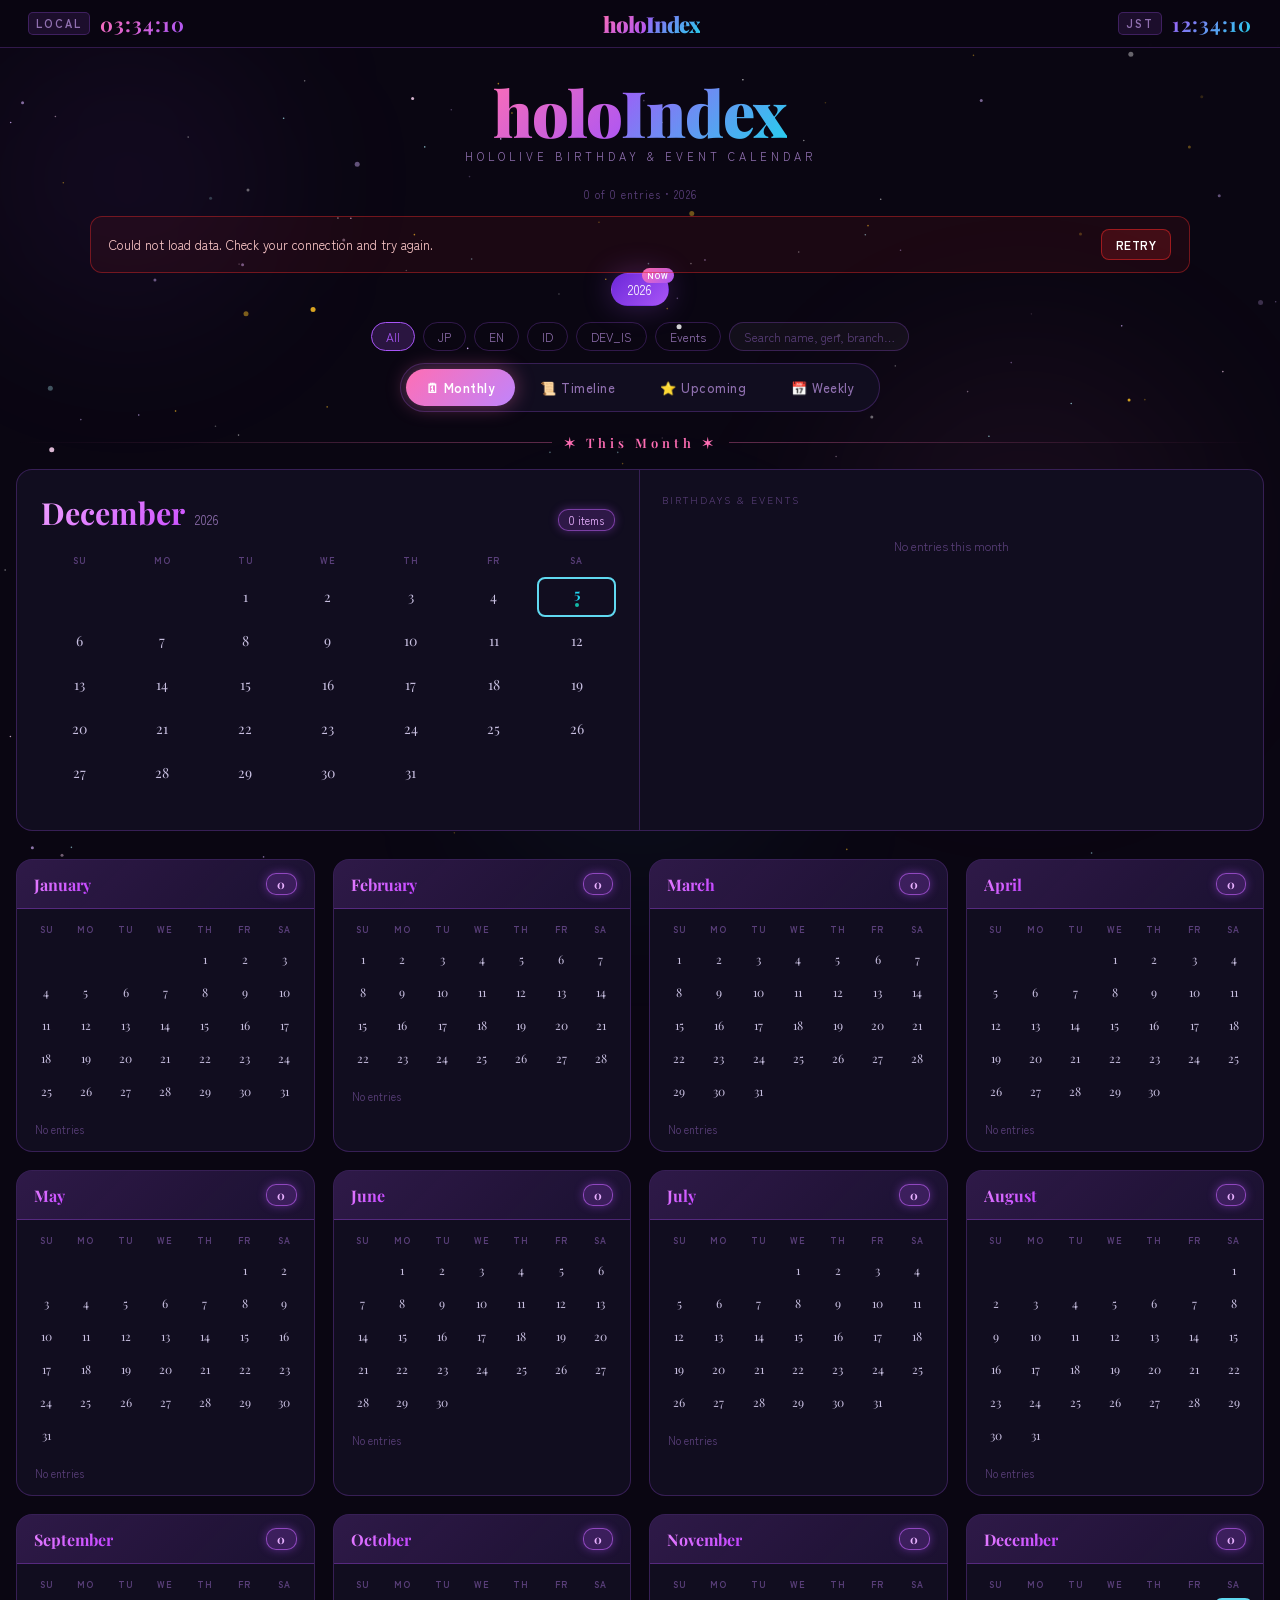
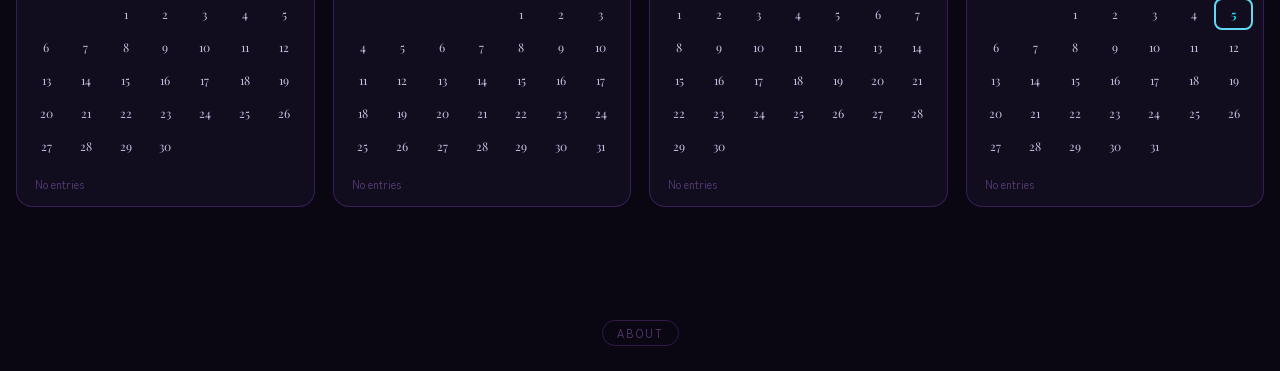
<file: index.html>
<!DOCTYPE html>
<html lang="en">
<head>
<meta charset="UTF-8">
<meta name="viewport" content="width=device-width, initial-scale=1.0">
<title>holoIndex — Hololive Birthday & Event Calendar</title>
<!-- PWA -->
<link rel="manifest" href="manifest.json">
<meta name="theme-color" content="#a855f7">
<meta name="apple-mobile-web-app-capable" content="yes">
<meta name="apple-mobile-web-app-status-bar-style" content="black-translucent">
<meta name="apple-mobile-web-app-title" content="holoIndex">
<link rel="icon" href="favicon.ico">
<link rel="apple-touch-icon" href="icons/icon-192.png">
<link rel="preconnect" href="https://fonts.googleapis.com">
<link rel="preconnect" href="https://fonts.gstatic.com" crossorigin>
<!-- Subsetted to only weights actually used; display=swap prevents render blocking -->
<link rel="preload" as="style" href="https://fonts.googleapis.com/css2?family=Playfair+Display:ital,wght@0,400;0,700;0,900;1,400&family=Zen+Kaku+Gothic+New:wght@400;500;700&display=swap" onload="this.onload=null;this.rel='stylesheet'">
<noscript><link href="https://fonts.googleapis.com/css2?family=Playfair+Display:ital,wght@0,400;0,700;0,900;1,400&family=Zen+Kaku+Gothic+New:wght@400;500;700&display=swap" rel="stylesheet"></noscript>
<link rel="stylesheet" href="styles.css">
<style>
/* ── PAGE-SPECIFIC STYLES (index.html) ── */

/* HEADER */
#header{position:relative;z-index:10;text-align:center;padding:32px 24px 16px;}
.logo{font-size:clamp(36px,6vw,64px);}
.logo-sub{font-family:'Zen Kaku Gothic New',sans-serif;font-size:11px;letter-spacing:4px;text-transform:uppercase;color:var(--text-dim);margin-top:4px;}

/* YEAR SWITCHER */
#year-switcher{position:relative;z-index:10;display:flex;gap:8px;justify-content:center;padding:0 16px 16px;flex-wrap:wrap;}
.year-btn{padding:6px 16px;border-radius:20px;border:1px solid var(--border);background:transparent;color:var(--text-dim);cursor:pointer;font-family:'Zen Kaku Gothic New',sans-serif;font-size:13px;transition:all 0.2s;position:relative;}
.year-btn:hover{border-color:var(--purple);color:var(--purple)}
.year-btn.active{background:linear-gradient(135deg,var(--purple-deep),var(--purple));border-color:transparent;color:white;box-shadow:var(--shadow-purple);}
.now-badge{position:absolute;top:-6px;right:-6px;background:linear-gradient(135deg,var(--pink),var(--purple));color:white;font-size:8px;font-weight:700;letter-spacing:1px;padding:2px 5px;border-radius:8px;text-transform:uppercase;}

/* FILTER BAR */
#filter-bar{position:relative;z-index:10;display:flex;gap:8px;align-items:center;padding:0 16px 12px;flex-wrap:wrap;justify-content:center;}
.filter-btn{padding:5px 14px;border-radius:16px;border:1px solid var(--border);background:transparent;color:var(--text-dim);cursor:pointer;font-family:'Zen Kaku Gothic New',sans-serif;font-size:12px;transition:all 0.2s;}
.filter-btn:hover{border-color:var(--purple);color:var(--purple)}
.filter-btn.active{background:rgba(168,85,247,0.2);border-color:var(--purple);color:var(--purple);}
.filter-btn.events-btn.active{background:rgba(203,213,225,0.12);border-color:var(--gold);color:var(--gold);}
#search-input{padding:5px 14px;border-radius:16px;border:1px solid var(--border);background:rgba(255,255,255,0.04);color:var(--text);font-family:inherit;font-size:12px;outline:none;transition:border-color 0.2s;width:180px;}
#search-input:focus{border-color:var(--purple)}
#search-input::placeholder{color:var(--text-muted)}

/* VIEW TABS */
#view-tabs{position:relative;z-index:10;display:flex;justify-content:center;padding:0 16px 22px;}
#view-tabs-inner{display:flex;gap:5px;background:var(--surface);border:1px solid var(--border);border-radius:50px;padding:5px;flex-wrap:wrap;}
.view-tab{background:transparent;border:none;color:var(--text-dim);cursor:pointer;font-family:'Zen Kaku Gothic New',sans-serif;font-size:13px;font-weight:500;padding:9px 20px;border-radius:40px;transition:all 0.3s;display:flex;align-items:center;gap:5px;letter-spacing:0.5px;}
.view-tab:hover:not(.active){color:var(--text);background:rgba(255,255,255,0.05);}
.view-tab.active{background:linear-gradient(135deg,var(--accent),var(--accent2));color:white;font-weight:700;box-shadow:0 0 20px var(--glow);}

/* MAIN */
#main{position:relative;z-index:10;max-width:1400px;margin:0 auto;padding:0 16px 40px;}
.view-pane{display:none}
.view-pane.active{display:block}

/* NEXT UP BANNER */
.next-up-banner{position:relative;background:var(--surface);border:1px solid var(--border-bright);border-radius:16px;padding:18px 24px;margin-bottom:20px;display:flex;align-items:center;gap:18px;overflow:hidden;cursor:pointer;transition:transform 0.25s,box-shadow 0.25s;}
.next-up-banner::before{content:'';position:absolute;inset:0;background:linear-gradient(135deg,rgba(168,85,247,0.08),rgba(255,110,180,0.06));pointer-events:none;}
.next-up-banner:hover{transform:translateY(-3px);box-shadow:0 16px 48px rgba(168,85,247,0.2);}
.next-up-banner.is-event-banner{border-color:rgba(203,213,225,0.45);}
.next-up-banner.is-event-banner::before{background:linear-gradient(135deg,rgba(203,213,225,0.07),rgba(148,163,184,0.04));}
.nub-label{font-size:10px;letter-spacing:2.5px;text-transform:uppercase;color:var(--text-dim);font-family:'Zen Kaku Gothic New',sans-serif;margin-bottom:4px;font-weight:700;text-align:center;}
.nub-avatar{flex-shrink:0;width:54px;height:54px;border-radius:50%;border:2px solid var(--border-bright);overflow:hidden;display:flex;align-items:center;justify-content:center;font-size:28px;background:var(--bg-deep);box-shadow:var(--shadow-purple);}
.nub-avatar img{width:100%;height:100%;object-fit:cover;}
.nub-info{flex:1;min-width:0;}
.nub-name{font-family:'Playfair Display',serif;font-size:1.25rem;font-weight:700;color:var(--text);white-space:nowrap;overflow:hidden;text-overflow:ellipsis;}
.nub-date{font-size:12px;color:var(--pink);font-weight:600;margin-top:2px;}
.nub-countdown{display:flex;gap:10px;align-items:center;flex-shrink:0;}
.nub-countdown-unit{display:flex;flex-direction:column;align-items:center;background:rgba(168,85,247,0.12);border:1px solid rgba(168,85,247,0.3);border-radius:10px;padding:8px 12px;min-width:52px;}
.nub-countdown-unit.gold-unit{background:rgba(203,213,225,0.08);border-color:rgba(203,213,225,0.3);}
.nub-num{font-family:'Playfair Display',serif;font-size:1.5rem;font-weight:700;background:linear-gradient(135deg,var(--pink),var(--purple));-webkit-background-clip:text;-webkit-text-fill-color:transparent;background-clip:text;line-height:1;}
.nub-num.gold-num{background:linear-gradient(135deg,#f1f5f9,#94a3b8);-webkit-background-clip:text;-webkit-text-fill-color:transparent;background-clip:text;}
.nub-lbl{font-size:9px;letter-spacing:1.5px;text-transform:uppercase;color:var(--text-muted);margin-top:3px;font-weight:700;}
.nub-today{font-family:'Playfair Display',serif;font-size:1.4rem;font-weight:700;}
.nub-arrow{font-size:20px;color:var(--text-muted);flex-shrink:0;transition:color 0.2s;}
.next-up-banner:hover .nub-arrow{color:var(--purple);}
@media(max-width:600px){.nub-countdown{gap:6px;}.nub-countdown-unit{padding:6px 8px;min-width:42px;}.nub-num{font-size:1.2rem;}.next-up-banner{gap:12px;padding:14px 16px;}}

.this-month-divider{text-align:center;margin-bottom:18px;font-family:'Playfair Display',serif;font-size:13px;font-weight:600;letter-spacing:4px;color:var(--pink);display:flex;align-items:center;gap:12px;}
.this-month-divider::before,.this-month-divider::after{content:'';flex:1;height:1px;background:linear-gradient(90deg,transparent,rgba(255,110,180,0.35));}
.this-month-divider::after{background:linear-gradient(90deg,rgba(255,110,180,0.35),transparent);}

.this-month-panel{background:var(--surface);border:1px solid var(--border);border-radius:16px;overflow:hidden;margin-bottom:28px;transition:transform 0.3s,box-shadow 0.3s;}
.this-month-panel:hover{transform:translateY(-4px);box-shadow:0 20px 60px rgba(192,132,252,0.15);}
.this-month-inner{display:grid;grid-template-columns:1fr 1fr;min-height:360px;}
@media(max-width:800px){.this-month-inner{grid-template-columns:1fr;}}
.this-month-cal{padding:22px 24px;border-right:1px solid var(--border);}
@media(max-width:800px){.this-month-cal{border-right:none;border-bottom:1px solid var(--border);}}
.this-month-cal-header{display:flex;align-items:baseline;gap:10px;margin-bottom:18px;flex-wrap:wrap;}
.this-month-cal-title{font-family:'Playfair Display',serif;font-size:1.9rem;font-weight:700;background:linear-gradient(135deg,#f0a0ff,#cc50ff);-webkit-background-clip:text;-webkit-text-fill-color:transparent;background-clip:text;}
.this-month-cal-year{font-size:13px;color:var(--text-dim);}
.this-month-cal-count{margin-left:auto;font-size:11px;color:#e8b0ff;background:rgba(180,80,255,0.18);border:1px solid rgba(200,100,255,0.5);padding:2px 10px;border-radius:10px;box-shadow:0 0 10px rgba(180,80,255,0.35);}
.this-month-list{padding:22px 22px;overflow-y:auto;max-height:500px;display:flex;flex-direction:column;gap:8px;}
.this-month-list::-webkit-scrollbar{width:4px}
.this-month-list::-webkit-scrollbar-track{background:transparent}
.this-month-list::-webkit-scrollbar-thumb{background:var(--purple);border-radius:2px}
.this-month-list-header{font-size:10px;letter-spacing:2px;text-transform:uppercase;color:var(--text-muted);margin-bottom:2px;flex-shrink:0;}

/* Shared entry row style */
.bday-row-item{display:flex;align-items:center;gap:10px;padding:8px 11px;background:var(--surface2);border-radius:10px;border:1px solid var(--border);cursor:pointer;transition:all 0.2s;font-size:13px;}
.bday-row-item:hover{border-color:var(--accent2);background:rgba(192,132,252,0.08);}
.bday-row-item.is-event{background:rgba(203,213,225,0.04);border-color:rgba(203,213,225,0.18);}
.bday-row-item.is-event:hover{border-color:rgba(203,213,225,0.4);background:rgba(203,213,225,0.08);}
.bday-row-item.is-debut{background:rgba(34,211,238,0.05);border-color:rgba(34,211,238,0.2);}
.bday-row-item.is-debut:hover{border-color:rgba(34,211,238,0.5);background:rgba(34,211,238,0.1);}
.bday-row-item.is-both{background:linear-gradient(135deg,rgba(255,110,180,0.07),rgba(34,211,238,0.07));border-color:rgba(160,200,230,0.35);}
.bday-row-item.is-both:hover{border-color:rgba(160,200,230,0.7);background:linear-gradient(135deg,rgba(255,110,180,0.12),rgba(34,211,238,0.12));}
.bday-name.both-name{color:transparent !important;}
.bday-name.debut-name{color:#a8eefc;}
.bday-countdown.cyan{color:var(--cyan);}
.bday-day-badge{flex-shrink:0;min-width:32px;height:32px;border-radius:8px;display:flex;align-items:center;justify-content:center;font-family:'Playfair Display',serif;font-size:13px;font-weight:700;background:linear-gradient(135deg,var(--accent),var(--accent2));color:white;box-shadow:0 2px 6px rgba(0,0,0,0.4);}
.bday-day-badge.gold{background:linear-gradient(135deg,#334155,#94a3b8);color:#f1f5f9;}
.bday-day-badge.cyan{background:linear-gradient(135deg,var(--teal),var(--cyan));color:#fff;}
.bday-day-badge.pink-cyan{background:linear-gradient(135deg,var(--accent),var(--cyan));color:#fff;}
.bday-avatar{flex-shrink:0;width:32px;height:32px;border-radius:50%;border:2px solid rgba(168,85,247,0.5);overflow:hidden;display:flex;align-items:center;justify-content:center;font-size:15px;background:var(--bg-deep);box-shadow:0 2px 6px rgba(0,0,0,0.4);}
.bday-avatar img{width:100%;height:100%;object-fit:cover}
.bday-name{font-weight:700;white-space:nowrap;overflow:hidden;text-overflow:ellipsis;color:var(--text);min-width:0;}
.bday-name.both-name{background:linear-gradient(90deg,var(--pink),var(--cyan));-webkit-background-clip:text;-webkit-text-fill-color:transparent;background-clip:text;color:transparent;}
.bday-name.event-name{color:var(--gold-light);}
.bday-gen{font-size:11px;color:var(--text-muted);white-space:nowrap;overflow:hidden;text-overflow:ellipsis;min-width:0;}
.bday-info{flex:1;min-width:0;display:flex;align-items:center;gap:6px;overflow:hidden;}
.bday-countdown{flex-shrink:0;font-family:'Playfair Display',serif;font-size:11px;font-weight:700;color:var(--accent);white-space:nowrap;}
.bday-countdown.gold{color:var(--gold);}
.bday-countdown.teal{color:var(--teal);}
.bday-countdown.past{color:var(--text-muted);font-weight:400;}
.bday-countdown.both{background:linear-gradient(90deg,var(--pink),var(--cyan)) !important;-webkit-background-clip:text !important;-webkit-text-fill-color:transparent !important;background-clip:text !important;}

/* 12-MONTH GRID */
.months-grid{display:grid;grid-template-columns:repeat(auto-fill,minmax(290px,1fr));gap:18px;padding-bottom:60px;}
.month-card{background:var(--surface);border:1px solid var(--border);border-radius:16px;overflow:hidden;transition:transform 0.3s,box-shadow 0.3s;}
.month-card:hover{transform:translateY(-4px);box-shadow:0 20px 60px rgba(192,132,252,0.15);}
.month-card-header{padding:13px 17px;background:linear-gradient(135deg,rgba(180,80,255,0.18),rgba(140,60,255,0.08));border-bottom:1px solid rgba(180,80,255,0.3);display:flex;justify-content:space-between;align-items:center;}
.month-card-name{font-family:'Playfair Display',serif;font-size:16px;font-weight:700;background:linear-gradient(135deg,#e580ff,#c040ff);-webkit-background-clip:text;-webkit-text-fill-color:transparent;background-clip:text;}
.month-card-count{font-size:12px;font-weight:700;font-family:'Playfair Display',serif;color:#e8b0ff;background:rgba(180,80,255,0.2);border:1px solid rgba(200,100,255,0.6);padding:2px 10px;border-radius:10px;letter-spacing:0.5px;box-shadow:0 0 10px rgba(180,80,255,0.4);}
.month-card-cal{padding:11px;}
.month-entries{display:flex;flex-direction:column;gap:6px;padding:0 10px 10px;max-height:240px;overflow-y:auto;}
.month-entries::-webkit-scrollbar{width:3px}
.month-entries::-webkit-scrollbar-thumb{background:var(--border-bright);border-radius:2px}

/* MINI CALENDAR */
.mini-cal{width:100%}
.mini-cal-grid{display:grid;grid-template-columns:repeat(7,1fr);gap:3px;}
.mini-cal-grid.large-grid{gap:6px;}
.mini-cal-day-label{text-align:center;font-size:9px;color:var(--text-muted);padding:3px 2px 5px;font-weight:700;letter-spacing:1px;text-transform:uppercase;}
.mini-cal-cell{text-align:center;font-size:12px;padding:5px 2px;border-radius:7px;cursor:default;position:relative;font-family:'Playfair Display',serif;color:#c8bfe0;min-height:30px;display:flex;flex-direction:column;align-items:center;justify-content:center;line-height:1;transition:all 0.2s;}
.mini-cal-cell.large{font-size:14px;min-height:38px;}
.mini-cal-cell.has-birthday{background:linear-gradient(135deg,rgba(255,110,180,0.9),rgba(192,132,252,0.8));border:1px solid rgba(255,110,180,0.95);color:#fff;font-weight:700;cursor:pointer;box-shadow:0 0 10px rgba(255,110,180,0.55),inset 0 1px 0 rgba(255,255,255,0.25);text-shadow:0 1px 3px rgba(0,0,0,0.4);}
.mini-cal-cell.has-birthday:hover{background:linear-gradient(135deg,rgba(255,110,180,1),rgba(192,132,252,0.95));transform:scale(1.12);z-index:2;box-shadow:0 0 18px rgba(255,110,180,0.75);}
.mini-cal-cell.has-event{color:#0f172a;background:linear-gradient(135deg,rgba(241,245,249,0.95),rgba(203,213,225,0.85));font-weight:700;cursor:pointer;border:1px solid rgba(241,245,249,0.99);box-shadow:0 0 10px rgba(203,213,225,0.4),inset 0 1px 0 rgba(255,255,255,0.5);text-shadow:0 1px 2px rgba(0,0,0,0.15);}
.mini-cal-cell.has-event:hover{background:linear-gradient(135deg,rgba(241,245,249,1),rgba(203,213,225,0.95));transform:scale(1.12);z-index:2;box-shadow:0 0 18px rgba(203,213,225,0.6);}
.mini-cal-cell.has-birthday.has-event{background:linear-gradient(135deg,rgba(255,110,180,0.9),rgba(192,132,252,0.8));border:2px solid rgba(241,245,249,0.95);color:#fff;font-weight:700;cursor:pointer;box-shadow:0 0 10px rgba(255,110,180,0.55),0 0 8px rgba(203,213,225,0.4),inset 0 1px 0 rgba(255,255,255,0.25);text-shadow:0 1px 3px rgba(0,0,0,0.4);}
.mini-cal-cell.has-birthday.has-event:hover{background:linear-gradient(135deg,rgba(255,110,180,1),rgba(192,132,252,0.95));transform:scale(1.12);z-index:2;box-shadow:0 0 18px rgba(255,110,180,0.75),0 0 12px rgba(203,213,225,0.5);}
.mini-cal-cell.has-debut{background:linear-gradient(135deg,rgba(34,211,238,0.9),rgba(20,184,166,0.8));border:1px solid rgba(34,211,238,0.95);color:#fff;font-weight:700;cursor:pointer;box-shadow:0 0 10px rgba(34,211,238,0.55),inset 0 1px 0 rgba(255,255,255,0.25);text-shadow:0 1px 3px rgba(0,0,0,0.4);}
.mini-cal-cell.has-debut:hover{background:linear-gradient(135deg,rgba(34,211,238,1),rgba(20,184,166,0.95));transform:scale(1.12);z-index:2;box-shadow:0 0 18px rgba(34,211,238,0.75);}
.mini-cal-cell.has-birthday.has-debut{background:linear-gradient(135deg,rgba(255,110,180,0.9) 0%,rgba(200,100,220,0.75) 50%,rgba(34,211,238,0.9) 100%);border:1px solid rgba(200,160,240,0.95);color:#fff;font-weight:700;box-shadow:0 0 10px rgba(255,110,180,0.45),0 0 8px rgba(34,211,238,0.4),inset 0 1px 0 rgba(255,255,255,0.25);text-shadow:0 1px 3px rgba(0,0,0,0.5);}
.mini-cal-cell.has-birthday.has-debut:hover{background:linear-gradient(135deg,rgba(255,110,180,1) 0%,rgba(200,100,220,0.9) 50%,rgba(34,211,238,1) 100%);transform:scale(1.12);z-index:2;box-shadow:0 0 16px rgba(255,110,180,0.65),0 0 12px rgba(34,211,238,0.55);}
.mini-cal-cell.has-event.has-debut{background:linear-gradient(135deg,rgba(34,211,238,0.9),rgba(20,184,166,0.8));border:2px solid rgba(241,245,249,0.95);color:#fff;font-weight:700;cursor:pointer;box-shadow:0 0 10px rgba(34,211,238,0.55),0 0 8px rgba(203,213,225,0.4),inset 0 1px 0 rgba(255,255,255,0.25);text-shadow:0 1px 3px rgba(0,0,0,0.4);}
.mini-cal-cell.has-event.has-debut:hover{background:linear-gradient(135deg,rgba(34,211,238,1),rgba(20,184,166,0.95));transform:scale(1.12);z-index:2;box-shadow:0 0 18px rgba(34,211,238,0.75),0 0 12px rgba(203,213,225,0.5);}
.mini-cal-cell.has-birthday.has-event.has-debut{background:linear-gradient(135deg,rgba(255,110,180,0.9) 0%,rgba(200,100,220,0.75) 50%,rgba(34,211,238,0.9) 100%);border:2px solid rgba(241,245,249,0.95);color:#fff;font-weight:700;box-shadow:0 0 12px rgba(255,110,180,0.45),0 0 10px rgba(203,213,225,0.4),0 0 8px rgba(34,211,238,0.4),inset 0 1px 0 rgba(255,255,255,0.25);text-shadow:0 1px 3px rgba(0,0,0,0.5);}
.mini-cal-cell.has-birthday.has-event.has-debut:hover{background:linear-gradient(135deg,rgba(255,110,180,1) 0%,rgba(200,100,220,0.9) 50%,rgba(34,211,238,1) 100%);transform:scale(1.12);z-index:2;box-shadow:0 0 18px rgba(255,110,180,0.65),0 0 16px rgba(203,213,225,0.5),0 0 12px rgba(34,211,238,0.55);}
.mini-cal-cell.today{outline:2px solid var(--accent3);outline-offset:-1px;color:var(--cyan);font-weight:700;}
.mini-cal-cell.has-birthday.has-event.has-debut.today{outline:none;box-shadow:0 0 0 2px rgba(34,211,238,0.8),0 0 12px rgba(255,110,180,0.45),0 0 10px rgba(203,213,225,0.4),0 0 8px rgba(34,211,238,0.4),inset 0 1px 0 rgba(255,255,255,0.25);}
.mini-cal-cell .today-dot{width:4px;height:4px;border-radius:50%;background:var(--teal);margin-top:2px;flex-shrink:0;}

/* TIMELINE */
.timeline-month{margin-bottom:36px}
.timeline-month-title{font-family:'Playfair Display',serif;font-size:22px;font-weight:700;color:var(--text);margin-bottom:14px;padding-bottom:8px;border-bottom:1px solid var(--border);display:flex;align-items:center;gap:8px;}
.timeline-month-title::before{content:'';width:5px;height:22px;border-radius:2px;background:linear-gradient(var(--pink),var(--purple));display:inline-block;}
.timeline-scroll{display:flex;gap:14px;overflow-x:auto;padding-bottom:10px;}
.timeline-scroll::-webkit-scrollbar{height:5px}
.timeline-scroll::-webkit-scrollbar-track{background:transparent}
.timeline-scroll::-webkit-scrollbar-thumb{background:var(--border-bright);border-radius:2px}
.timeline-card{flex:0 0 auto;width:175px;background:rgba(17,13,31,0.95);border:1px solid var(--border);border-radius:14px;padding:16px 13px;text-align:center;cursor:pointer;transition:border-color 0.2s,transform 0.2s,box-shadow 0.2s;}
.timeline-card:hover{border-color:var(--border-bright);transform:translateY(-2px);box-shadow:var(--shadow-purple)}
.timeline-card.event-card{border-color:rgba(203,213,225,0.3)}
.timeline-card.event-card:hover{border-color:var(--gold);box-shadow:var(--shadow-gold)}
.tl-date-circle{width:52px;height:52px;border-radius:50%;margin:0 auto 10px;background:linear-gradient(135deg,var(--purple-deep),var(--purple));display:flex;align-items:center;justify-content:center;font-family:'Playfair Display',serif;font-size:20px;font-weight:700;color:white;box-shadow:var(--shadow-purple);}
.timeline-card.event-card .tl-date-circle{background:linear-gradient(135deg,#334155,#94a3b8);color:#f1f5f9;box-shadow:var(--shadow-gold);}
.timeline-card.both-card{border-color:rgba(160,200,230,0.35);}
.timeline-card.both-card:hover{border-color:rgba(160,200,230,0.7);box-shadow:0 0 12px rgba(160,200,230,0.3);}
.timeline-card.both-card .tl-date-circle{background:linear-gradient(135deg,var(--accent),var(--cyan));}
.timeline-card.both-card .tl-name{background:linear-gradient(90deg,var(--pink),var(--cyan));-webkit-background-clip:text;-webkit-text-fill-color:transparent;background-clip:text;}
.tl-name.both-name{background:linear-gradient(90deg,var(--pink),var(--cyan));-webkit-background-clip:text;-webkit-text-fill-color:transparent;background-clip:text;}
.timeline-card.both-card .tl-gen-badge{background:linear-gradient(135deg,rgba(255,110,180,0.15),rgba(34,211,238,0.15));color:var(--cyan);border-color:rgba(160,200,230,0.3);}
.timeline-card.debut-card{border-color:rgba(34,211,238,0.3);}
.timeline-card.debut-card:hover{border-color:var(--cyan);box-shadow:0 0 12px rgba(34,211,238,0.3);}
.timeline-card.debut-card .tl-date-circle{background:linear-gradient(135deg,var(--teal),var(--cyan));box-shadow:0 0 10px rgba(34,211,238,0.4);}
.timeline-card.debut-card .tl-gen-badge{background:rgba(34,211,238,0.15);color:var(--cyan);border-color:rgba(34,211,238,0.3);}
.upcoming-item.both-item{border-color:rgba(160,200,230,0.35);}
.upcoming-item.both-item:hover{border-color:rgba(160,200,230,0.7);background:linear-gradient(135deg,rgba(255,110,180,0.05),rgba(34,211,238,0.05));}
.upcoming-item.debut-item{border-color:rgba(34,211,238,0.2);}
.upcoming-item.debut-item:hover{border-color:var(--cyan);background:rgba(34,211,238,0.05);}
.up-time.cyan{color:var(--cyan);}
.week-chip.both-chip{background:linear-gradient(135deg,rgba(255,110,180,0.1),rgba(34,211,238,0.1));border-color:rgba(160,200,230,0.3);}
.week-chip.both-chip:hover{background:linear-gradient(135deg,rgba(255,110,180,0.2),rgba(34,211,238,0.2));}
.chip-name.both{background:linear-gradient(90deg,var(--pink),var(--cyan));-webkit-background-clip:text;-webkit-text-fill-color:transparent;background-clip:text;}
.week-chip.debut-chip{background:rgba(34,211,238,0.1);border-color:rgba(34,211,238,0.25);}
.week-chip.debut-chip:hover{background:rgba(34,211,238,0.2);}
.chip-name.cyan{color:var(--cyan);}
.tl-avatar{width:66px;height:66px;border-radius:50%;margin:0 auto 8px;border:2px solid var(--border-bright);overflow:hidden;display:flex;align-items:center;justify-content:center;font-size:30px;background:var(--bg-card);}
.tl-avatar img{width:100%;height:100%;object-fit:cover}
.tl-name{font-size:13px;font-weight:600;color:var(--text);white-space:nowrap;overflow:hidden;text-overflow:ellipsis;margin-bottom:5px;}
.tl-gen-badge{display:inline-block;font-size:11px;padding:3px 8px;border-radius:8px;background:rgba(168,85,247,0.2);color:var(--purple);border:1px solid rgba(168,85,247,0.3);letter-spacing:0.5px;}
.timeline-card.event-card .tl-gen-badge{background:rgba(203,213,225,0.12);color:var(--gold);border-color:rgba(203,213,225,0.3);}

/* UPCOMING */
.upcoming-next{background:rgba(20,10,40,0.85);border:1px solid var(--border-bright);border-radius:20px;padding:28px;margin-bottom:24px;box-shadow:var(--shadow-purple);display:flex;align-items:center;gap:28px;flex-wrap:wrap;justify-content:center;}
.upcoming-avatar{width:120px;height:120px;border-radius:50%;border:3px solid var(--pink);overflow:hidden;display:flex;align-items:center;justify-content:center;font-size:52px;background:var(--bg-card);box-shadow:var(--shadow-pink);}
.upcoming-avatar img{width:100%;height:100%;object-fit:cover}
.upcoming-info{text-align:center}
.upcoming-label{font-size:12px;letter-spacing:3px;text-transform:uppercase;color:var(--text-dim);margin-bottom:4px;}
.upcoming-name{font-family:'Playfair Display',serif;font-size:clamp(20px,5vw,32px);font-weight:700;color:var(--text);margin-bottom:4px;}
.upcoming-date{font-family:'Playfair Display',serif;font-size:clamp(14px,3vw,19px);color:var(--pink);margin-bottom:12px;}
.upcoming-countdown{display:flex;gap:16px;justify-content:center;flex-wrap:wrap;}
.countdown-unit{text-align:center}
.countdown-num{font-family:'Playfair Display',serif;font-size:clamp(40px,10vw,72px);font-weight:900;background:linear-gradient(160deg,#e0f7ff 0%,#7dd3fc 50%,#bfdbfe 100%);-webkit-background-clip:text;-webkit-text-fill-color:transparent;background-clip:text;line-height:1;display:block;}
.countdown-lbl{font-size:11px;letter-spacing:2px;text-transform:uppercase;color:var(--text-dim);font-weight:500;}
.today-badge{font-family:'Playfair Display',serif;font-size:28px;font-weight:700;color:var(--teal);letter-spacing:2px;}
.upcoming-list{display:flex;flex-direction:column;gap:10px;}
.upcoming-item{background:rgba(20,10,40,0.75);border:1px solid var(--border);border-radius:12px;padding:14px 18px;display:flex;align-items:center;gap:14px;cursor:pointer;transition:border-color 0.2s,background 0.2s;content-visibility:auto;contain-intrinsic-size:0 68px;}
.upcoming-item:hover{border-color:var(--border-bright);background:rgba(168,85,247,0.07)}
.upcoming-item.event-item{border-color:rgba(203,213,225,0.2)}
.upcoming-item.event-item:hover{border-color:var(--gold)}
.up-avatar{width:48px;height:48px;border-radius:50%;border:2px solid var(--border-bright);overflow:hidden;display:flex;align-items:center;justify-content:center;font-size:24px;background:var(--bg-card);flex-shrink:0;}
.up-avatar img{width:100%;height:100%;object-fit:cover}
.up-info{flex:1;min-width:0}
.up-name{font-size:16px;font-weight:600;color:var(--text)}
.up-name.both{background:linear-gradient(90deg,var(--pink),var(--cyan)) !important;-webkit-background-clip:text !important;-webkit-text-fill-color:transparent !important;background-clip:text !important;color:transparent !important;}
.up-sub{font-size:13px;color:var(--text-dim);margin-top:2px}
.up-time{font-family:'Playfair Display',serif;font-size:16px;color:var(--pink);font-weight:600;white-space:nowrap;}
.up-time.gold{color:var(--gold)}.up-time.teal{color:var(--teal)}.up-time.muted{color:var(--text-muted)}

/* WEEKLY */
.week-nav{display:flex;align-items:center;justify-content:center;gap:16px;margin-bottom:18px;}
.week-nav-btn{background:transparent;border:1px solid var(--border);color:var(--text-dim);border-radius:8px;padding:8px 18px;cursor:pointer;font-family:inherit;font-size:15px;transition:all 0.2s;}
.week-nav-btn:hover{border-color:var(--purple);color:var(--purple)}
.week-range{font-family:'Playfair Display',serif;font-size:clamp(14px,3vw,19px);color:var(--text);font-weight:600;min-width:min(260px,40vw);text-align:center;}
.week-grid-scroll{overflow-x:auto;padding-bottom:8px;}
.week-grid-scroll::-webkit-scrollbar{height:5px}
.week-grid-scroll::-webkit-scrollbar-track{background:transparent}
.week-grid-scroll::-webkit-scrollbar-thumb{background:var(--border-bright);border-radius:2px}
.week-grid{display:grid;grid-template-columns:repeat(7,minmax(120px,1fr));gap:10px;min-width:700px;}
.week-day-col{background:var(--bg-glass);border:1px solid var(--border);border-radius:14px;padding:14px 10px;min-height:200px;backdrop-filter:blur(6px);transition:border-color 0.2s;}
.week-day-col.today-col{border-color:var(--teal);box-shadow:0 0 14px rgba(20,184,166,0.2);}
.week-day-header{font-family:'Playfair Display',serif;font-size:15px;text-align:center;margin-bottom:10px;padding-bottom:7px;border-bottom:1px solid var(--border);}
.week-day-name{color:var(--text-dim);font-size:13px;text-transform:uppercase;letter-spacing:1px;display:block}
.week-day-num{font-size:26px;font-weight:700;color:var(--text);display:block;line-height:1.2;}
.week-day-col.today-col .week-day-num{color:var(--cyan)}
.week-chip{display:flex;align-items:center;gap:6px;padding:6px 8px;border-radius:8px;margin-bottom:5px;cursor:pointer;background:rgba(255,110,180,0.12);border:1px solid rgba(255,110,180,0.2);transition:all 0.2s;}
.week-chip:hover{background:rgba(255,110,180,0.25)}
.week-chip.event-chip{background:rgba(203,213,225,0.07);border-color:rgba(203,213,225,0.22);}
.week-chip.event-chip:hover{background:rgba(203,213,225,0.15)}
.chip-avatar{width:24px;height:24px;border-radius:50%;overflow:hidden;display:flex;align-items:center;justify-content:center;font-size:15px;background:var(--bg-card);flex-shrink:0;}
.chip-avatar img{width:100%;height:100%;object-fit:cover}
.chip-name{font-size:13px;font-weight:500;color:var(--text);white-space:nowrap;overflow:hidden;text-overflow:ellipsis;max-width:100%;}
.chip-name.gold{color:var(--gold-light)}

/* DETAIL MODAL */
#detail-overlay{position:fixed;inset:0;z-index:200;background:rgba(5,2,12,0.88);display:flex;align-items:center;justify-content:center;padding:20px;visibility:hidden;opacity:0;transition:opacity 0.18s,visibility 0.18s;}
#detail-overlay.open{visibility:visible;opacity:1;}
#detail-panel{background:linear-gradient(160deg,#0f0820 0%,#0a0518 60%,#0d0620 100%);border:1px solid rgba(168,85,247,0.35);border-radius:24px;max-width:580px;width:100%;position:relative;box-shadow:0 0 0 1px rgba(255,110,180,0.08),0 32px 80px rgba(0,0,0,0.7),0 0 60px rgba(168,85,247,0.12);animation:detailIn 0.2s cubic-bezier(0.16,1,0.3,1);overflow:hidden;}
#detail-panel::before{content:'';position:absolute;inset:0;background:radial-gradient(ellipse 80% 50% at 50% -10%,rgba(168,85,247,0.12) 0%,transparent 70%);pointer-events:none;z-index:0;}
#detail-panel.has-fullimg{max-width:min(1020px,95vw);height:92vh;display:flex;flex-direction:row;align-items:flex-start;}
.detail-fullimg-side{width:clamp(100px,45vw,480px);flex-shrink:0;position:relative;overflow:hidden;border-radius:24px 0 0 24px;background:var(--bg-deep);align-self:stretch;}
.detail-fullimg-side img{position:absolute;inset:0;width:100%;height:100%;object-fit:cover;object-position:top center;display:block;}
#detail-content-wrap{padding:36px 32px 32px;flex:1;min-width:0;overflow-y:auto;max-height:92vh;position:relative;z-index:1;}
#detail-panel:not(.has-fullimg) #detail-content-wrap{padding:40px 36px 36px;}
@keyframes detailIn{from{opacity:0;transform:translateY(16px) scale(0.98)}to{opacity:1;transform:translateY(0) scale(1)}}
.detail-close{position:absolute;top:16px;right:16px;background:rgba(255,255,255,0.08);border:1px solid rgba(255,255,255,0.12);color:var(--text-dim);border-radius:50%;width:32px;height:32px;cursor:pointer;display:flex;align-items:center;justify-content:center;font-size:14px;transition:border-color 0.2s,color 0.2s,background 0.2s;z-index:10;}
.detail-close:hover{border-color:var(--pink);color:var(--pink);background:rgba(255,110,180,0.1);box-shadow:0 0 12px rgba(255,110,180,0.2);}
#day-overlay{position:fixed;inset:0;z-index:210;background:rgba(10,6,18,0.9);display:flex;align-items:center;justify-content:center;padding:20px;visibility:hidden;opacity:0;transition:opacity 0.15s,visibility 0.15s;}
#day-overlay.open{visibility:visible;opacity:1;}
#day-panel{background:var(--bg-card);border:1px solid var(--border);border-radius:20px;padding:32px 30px 28px;width:100%;max-width:600px;max-height:88vh;overflow-y:auto;position:relative;box-shadow:0 24px 80px rgba(0,0,0,0.6);}
#day-panel::-webkit-scrollbar{width:4px}
#day-panel::-webkit-scrollbar-thumb{background:var(--purple);border-radius:2px}
.day-modal-header{display:flex;align-items:center;gap:12px;margin-bottom:20px;padding-right:40px;}
.day-modal-title{font-family:'Playfair Display',serif;font-size:1.6rem;font-weight:700;background:linear-gradient(135deg,var(--pink),var(--purple));-webkit-background-clip:text;-webkit-text-fill-color:transparent;background-clip:text;}
.day-modal-count{font-size:12px;font-weight:700;font-family:'Playfair Display',serif;color:#e8b0ff;background:rgba(180,80,255,0.2);border:1px solid rgba(200,100,255,0.6);padding:3px 12px;border-radius:10px;letter-spacing:0.5px;box-shadow:0 0 10px rgba(180,80,255,0.4);}
.day-modal-list{display:flex;flex-direction:column;gap:10px;}
.day-modal-entry{display:flex;align-items:center;gap:14px;padding:14px 16px;background:var(--surface);border:1px solid var(--border);border-radius:12px;cursor:pointer;transition:all 0.2s;}
.day-modal-entry:hover{border-color:var(--pink);background:rgba(255,110,180,0.08);transform:translateX(3px);}
.day-modal-entry.is-event{border-color:rgba(203,213,225,0.25);}
.day-modal-entry.is-event:hover{border-color:var(--gold);background:rgba(203,213,225,0.06);}
.day-modal-avatar{width:46px;height:46px;border-radius:50%;overflow:hidden;flex-shrink:0;border:2px solid rgba(255,110,180,0.4);display:flex;align-items:center;justify-content:center;font-size:20px;background:linear-gradient(135deg,rgba(255,110,180,0.2),rgba(192,132,252,0.2));}
.day-modal-entry.is-event .day-modal-avatar{border-color:rgba(203,213,225,0.4);background:linear-gradient(135deg,rgba(30,41,59,0.3),rgba(148,163,184,0.15));}
.day-modal-avatar img{width:100%;height:100%;object-fit:cover;}
.day-modal-info{flex:1;min-width:0;}
.day-modal-name{font-size:15px;font-weight:600;color:var(--text);white-space:nowrap;overflow:hidden;text-overflow:ellipsis;}
.day-modal-entry.is-event .day-modal-name{color:var(--gold-light);}
.day-modal-sub{font-size:12px;color:var(--text-muted);margin-top:2px;}
.day-modal-type{font-size:10px;font-weight:700;letter-spacing:1px;text-transform:uppercase;padding:3px 9px;border-radius:6px;flex-shrink:0;}
.day-modal-type.birthday{background:rgba(255,110,180,0.15);color:var(--pink);border:1px solid rgba(255,110,180,0.3);}
.day-modal-type.debut{background:rgba(34,211,238,0.15);color:var(--cyan);border:1px solid rgba(34,211,238,0.3);}
.day-modal-type.event{background:rgba(203,213,225,0.12);color:var(--gold);border:1px solid rgba(203,213,225,0.28);}
.detail-back{position:absolute;top:16px;left:16px;background:rgba(255,255,255,0.05);border:1px solid rgba(255,255,255,0.1);color:var(--text-dim);border-radius:50%;width:32px;height:32px;cursor:pointer;display:flex;align-items:center;justify-content:center;font-size:14px;transition:all 0.2s;z-index:10;}
.detail-back:hover{border-color:var(--pink);color:var(--pink);}
.day-modal-arrow{font-size:12px;color:var(--text-muted);flex-shrink:0;}
.detail-avatar{width:110px;height:110px;border-radius:50%;border:none;margin:0 auto 6px;overflow:hidden;display:flex;align-items:center;justify-content:center;font-size:50px;background:var(--bg-card);position:relative;box-shadow:0 0 0 3px rgba(168,85,247,0.45),0 0 0 7px rgba(168,85,247,0.1),0 12px 36px rgba(0,0,0,0.55);}
.detail-avatar::after{content:'';position:absolute;inset:0;border-radius:50%;background:linear-gradient(135deg,rgba(255,110,180,0.18) 0%,transparent 55%);pointer-events:none;}
.detail-avatar img{width:100%;height:100%;object-fit:cover}
.detail-avatar.event-avatar{border-radius:18px;width:100%;height:160px;font-size:62px;box-shadow:0 0 0 2px rgba(203,213,225,0.45),0 0 0 6px rgba(203,213,225,0.08),0 12px 36px rgba(0,0,0,0.55);}
.detail-avatar.event-avatar::after{border-radius:18px;}
.detail-type-badge{display:inline-block;font-size:10px;padding:4px 12px;border-radius:20px;background:rgba(255,110,180,0.1);color:var(--pink);border:1px solid rgba(255,110,180,0.22);letter-spacing:2px;text-transform:uppercase;margin-bottom:8px;font-weight:700;}
.detail-type-badge.event{background:rgba(203,213,225,0.1);color:var(--gold);border-color:rgba(203,213,225,0.22)}
.detail-type-badge.debut{background:rgba(34,211,238,0.1);color:var(--cyan);border-color:rgba(34,211,238,0.22)}
.detail-name{font-family:'Playfair Display',serif;font-size:30px;font-weight:700;color:var(--text);margin-bottom:3px;text-align:center;letter-spacing:-0.5px;}
.detail-gen{font-size:12px;color:var(--text-muted);text-align:center;margin-bottom:18px;letter-spacing:1.5px;text-transform:uppercase;}
.detail-info-section{background:rgba(0,0,0,0.2);border:1px solid rgba(168,85,247,0.12);border-radius:16px;overflow:hidden;margin-bottom:14px;}
.detail-info-row{display:flex;justify-content:space-between;align-items:center;padding:11px 16px;font-size:14px;border-bottom:1px solid rgba(168,85,247,0.08);}
.detail-info-row:last-of-type{border-bottom:none}
.detail-info-row:hover{background:rgba(168,85,247,0.05);}
.detail-info-label{color:var(--text-muted);font-size:11px;letter-spacing:1px;text-transform:uppercase;font-weight:700;}
.detail-info-value{color:var(--text);font-weight:600;font-family:'Playfair Display',serif;font-size:15px;}
.detail-countdown{margin-top:0;text-align:center;padding:20px 16px 18px;background:linear-gradient(160deg,rgba(168,85,247,0.09) 0%,rgba(100,40,180,0.04) 100%);border-radius:18px;border:1px solid rgba(168,85,247,0.2);position:relative;overflow:hidden;flex:1;}
.detail-countdown::before{content:'';position:absolute;top:-40px;left:50%;transform:translateX(-50%);width:160px;height:80px;background:radial-gradient(ellipse,rgba(168,85,247,0.2),transparent 70%);pointer-events:none;}
.detail-countdown[style*="border-color:rgba(34,211,238"]{background:linear-gradient(160deg,rgba(34,211,238,0.07) 0%,rgba(20,184,166,0.03) 100%);border-color:rgba(34,211,238,0.2)!important;}
.detail-countdown[style*="border-color:rgba(34,211,238"]::before{background:radial-gradient(ellipse,rgba(34,211,238,0.18),transparent 70%);}
.detail-countdown-label{font-size:10px;letter-spacing:2.5px;text-transform:uppercase;color:var(--text-muted);margin-bottom:14px;font-weight:700;}
.detail-countdown-nums{display:flex;gap:8px;justify-content:center;flex-wrap:wrap}
.countdown-unit{text-align:center;background:rgba(0,0,0,0.3);border:1px solid rgba(168,85,247,0.15);border-radius:12px;padding:10px 12px;min-width:52px;}
.countdown-num{font-family:'Playfair Display',serif;font-size:clamp(30px,6vw,52px);font-weight:900;background:linear-gradient(160deg,#e0f7ff 0%,#7dd3fc 50%,#bfdbfe 100%);-webkit-background-clip:text;-webkit-text-fill-color:transparent;background-clip:text;line-height:1;display:block;}
.countdown-lbl{font-size:9px;letter-spacing:2px;text-transform:uppercase;color:var(--text-muted);font-weight:700;margin-top:4px;display:block;}
.today-badge{font-family:'Playfair Display',serif;font-size:24px;font-weight:700;color:var(--teal);letter-spacing:2px;}

/* MISC */
.empty-state{text-align:center;padding:60px 20px;color:var(--text-muted);font-size:14px;}
.empty-state .emoji{font-size:40px;margin-bottom:12px;display:block}
.grad-circle{width:100%;height:100%;border-radius:50%;display:flex;align-items:center;justify-content:center;background:linear-gradient(135deg,var(--purple-deep),var(--pink));font-size:inherit;}
#status-bar{text-align:center;font-size:11px;color:var(--text-muted);padding:6px;letter-spacing:1px;position:relative;z-index:10;}
.archive-label{text-align:center;font-size:11px;letter-spacing:3px;text-transform:uppercase;color:var(--text-muted);margin-bottom:16px;padding:6px 16px;background:rgba(90,63,122,0.15);border-radius:8px;display:inline-block;border:1px solid var(--border);}
#toast{position:fixed;bottom:24px;left:50%;transform:translateX(-50%) translateY(120px);background:var(--bg-card);border:1px solid var(--purple);border-radius:10px;padding:10px 20px;font-size:13px;color:var(--text);z-index:300;transition:transform 0.3s,opacity 0.3s;box-shadow:var(--shadow-purple);pointer-events:none;opacity:0;}
#toast.show{transform:translateX(-50%) translateY(0);pointer-events:auto;opacity:1;}

/* About link footer */
.about-link{font-family:'Zen Kaku Gothic New',sans-serif;font-size:11px;letter-spacing:2px;text-transform:uppercase;color:var(--text-muted);text-decoration:none;padding:4px 14px;border:1px solid var(--border);border-radius:20px;transition:color 0.2s,border-color 0.2s;}
.about-link:hover{color:var(--purple);border-color:rgba(168,85,247,0.6);}

/* RESPONSIVE */
@media(max-width:768px){
  #view-tabs-inner{gap:3px;padding:4px;}
  .view-tab{font-size:12px;padding:7px 13px;}
  #search-input{width:100%;}
  .week-range{min-width:0;}
  .upcoming-avatar{width:88px;height:88px;font-size:36px;}
  .timeline-card{width:150px;}
  .this-month-inner{grid-template-columns:1fr;}
  .this-month-cal{border-right:none;border-bottom:1px solid var(--border);}
  .months-grid{grid-template-columns:repeat(auto-fill,minmax(240px,1fr));}
}

@media(max-width:540px){
  #header{padding:20px 16px 10px;}
  #year-switcher{gap:5px;padding:0 10px 12px;}
  .year-btn{font-size:12px;padding:5px 12px;}
  #filter-bar{gap:5px;padding:0 10px 10px;}
  .filter-btn{font-size:11px;padding:4px 10px;}
  #view-tabs{padding:0 10px 16px;}
  .view-tab{font-size:11px;padding:6px 10px;}
  .week-day-col{padding:10px 7px;min-height:150px;}
  .week-day-num{font-size:20px;}
  .week-range{font-size:14px;}
  .week-nav-btn{padding:6px 12px;font-size:13px;}
  .upcoming-next{padding:18px 14px;gap:14px;}
  .upcoming-avatar{width:70px;height:70px;font-size:28px;}
  .upcoming-item{padding:10px 12px;gap:10px;}
  .up-name{font-size:14px;}
  .up-avatar{width:38px;height:38px;font-size:18px;}
  #detail-overlay{padding:8px;}
  #detail-panel{border-radius:16px;}
  #detail-panel.has-fullimg{max-width:100%;}
  .detail-fullimg-side{border-radius:16px 0 0 16px;}
  #detail-content-wrap{padding:16px 12px;}
  .detail-avatar{width:80px;height:80px;font-size:32px;}
  .detail-name{font-size:20px;}
  .detail-gen{font-size:12px;margin-bottom:10px;}
  .detail-info-row{font-size:12px;padding:7px 0;}
  .detail-countdown{padding:10px;margin-top:10px;}
  .countdown-num{font-size:32px;}
  #day-panel{padding:18px 14px 16px;border-radius:16px;}
  .day-modal-title{font-size:1.2rem;}
  .day-modal-entry{padding:10px 12px;gap:10px;}
  .day-modal-avatar{width:38px;height:38px;font-size:16px;}
  .day-modal-name{font-size:13px;}
  .months-grid{grid-template-columns:1fr;gap:12px;}
  .timeline-card{width:135px;padding:12px 10px;}
  .tl-avatar{width:52px;height:52px;font-size:24px;}
  .tl-date-circle{width:42px;height:42px;font-size:17px;}
  #status-bar{font-size:10px;}
}
</style>
</head>
<body>
<noscript>
  <div class="noscript-msg">
    <div>
      <strong>JavaScript Required</strong>
      holoIndex needs JavaScript to load birthday and event data, render countdowns, and handle navigation. Please enable it in your browser to continue.
    </div>
  </div>
</noscript>

<div id="starfield"></div>
<div id="toast"></div>

<div id="clockbar">
  <div class="clock-item clock-local"><span class="clock-label">Local</span><span class="clock-time" id="clock-local">--:--:--</span></div>
  <span class="logo" style="font-size:22px"><span class="logo-holo">holo</span><span class="logo-index">Index</span></span>
  <div class="clock-item clock-jst"><span class="clock-label">JST</span><span class="clock-time" id="clock-jst">--:--:--</span></div>
</div>

<div id="header">
  <div class="logo"><span class="logo-holo">holo</span><span class="logo-index">Index</span></div>
  <div class="logo-sub">Hololive Birthday & Event Calendar</div>
</div>

<div id="day-overlay">
  <div id="day-panel">
    <button class="detail-close" id="day-close">✕</button>
    <div id="day-content"></div>
  </div>
</div>

<div id="status-bar"></div>
<div id="error-banner" role="alert" aria-live="polite"></div>
<div id="year-switcher"></div>

<div id="filter-bar">
  <button class="filter-btn active" data-branch="All">All</button>
  <button class="filter-btn" data-branch="JP">JP</button>
  <button class="filter-btn" data-branch="EN">EN</button>
  <button class="filter-btn" data-branch="ID">ID</button>
  <button class="filter-btn" data-branch="DEV_IS">DEV_IS</button>
  <button class="filter-btn events-btn" data-branch="Events">Events</button>
  <input type="text" id="search-input" placeholder="Search name, gen, branch…">
</div>

<div id="view-tabs">
  <div id="view-tabs-inner">
    <button class="view-tab active" data-view="monthly">🗓 Monthly</button>
    <button class="view-tab" data-view="timeline">📜 Timeline</button>
    <button class="view-tab" data-view="upcoming">⭐ Upcoming</button>
    <button class="view-tab" data-view="weekly">📅 Weekly</button>
  </div>
</div>

<div id="main">
  <div id="pane-monthly" class="view-pane active"></div>
  <div id="pane-timeline" class="view-pane"></div>
  <div id="pane-upcoming" class="view-pane"></div>
  <div id="pane-weekly" class="view-pane"></div>
</div>

<div style="position:relative;z-index:10;text-align:center;padding:12px 0 28px;">
  <a href="about.html" class="about-link">About</a>
</div>

<div id="detail-overlay">
  <div id="detail-panel">
    <div id="detail-fullimg-side" class="detail-fullimg-side" style="display:none"></div>
    <div id="detail-content-wrap">
      <button class="detail-back" id="detail-back" style="display:none">‹</button>
      <button class="detail-close" id="detail-close">✕</button>
      <div id="detail-content"></div>
    </div>
  </div>
</div>

<script src="shared.js" defer></script>
<script src="app.js" defer></script>
</body>
</html>
</file>
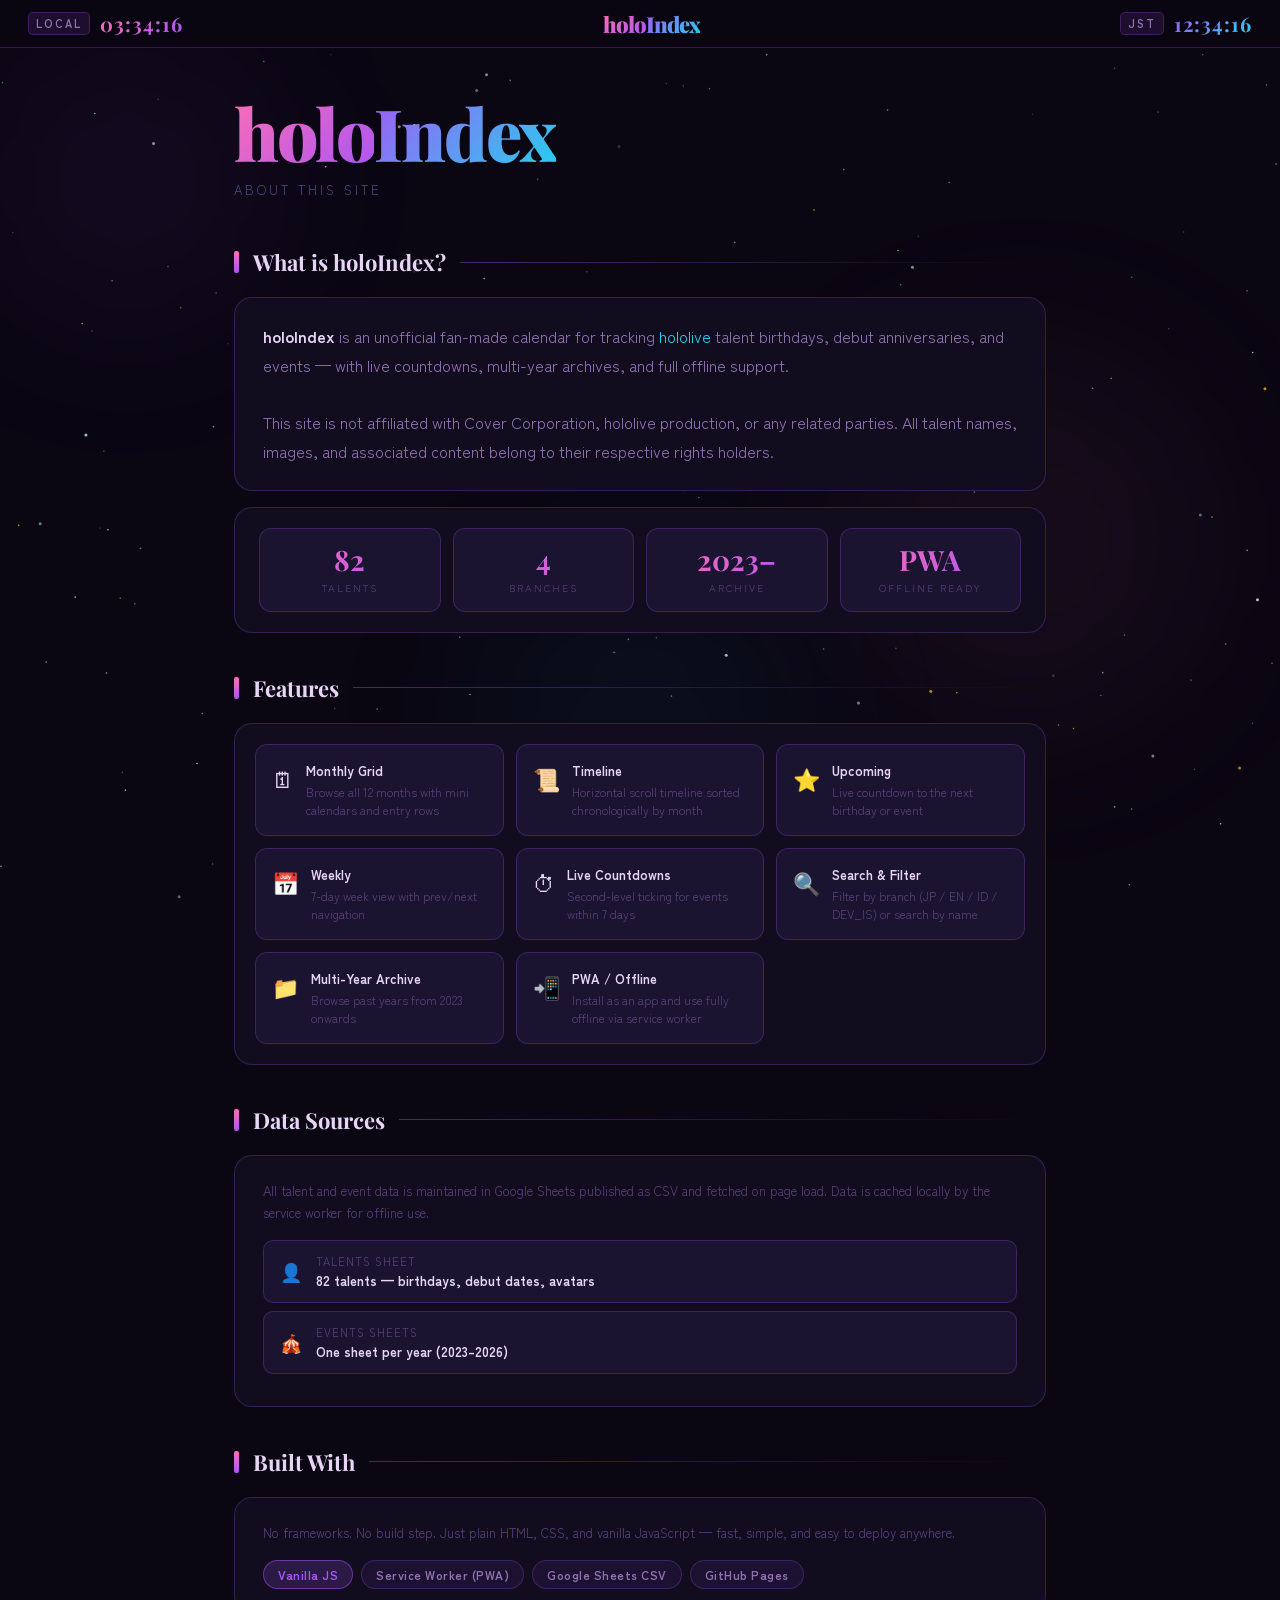
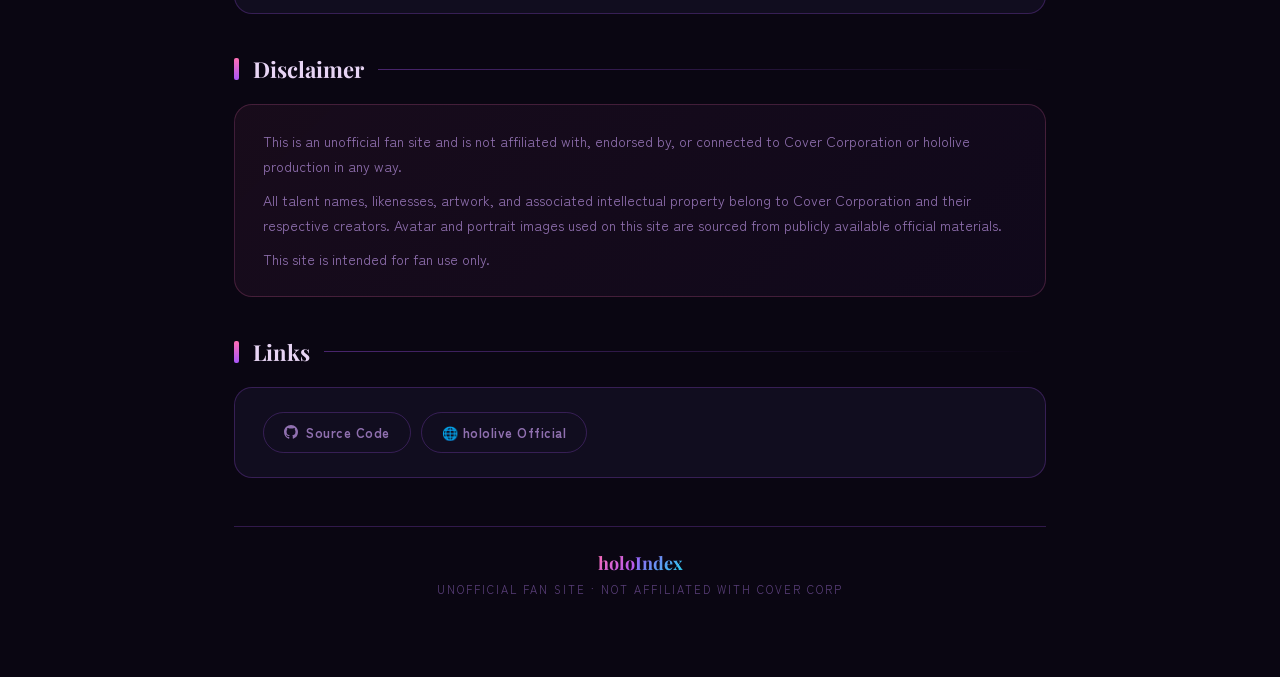
<file: about.html>
<!DOCTYPE html>
<html lang="en">
<head>
<meta charset="UTF-8">
<meta name="viewport" content="width=device-width, initial-scale=1.0">
<title>holoIndex — About</title>
<link rel="preconnect" href="https://fonts.googleapis.com">
<link rel="preconnect" href="https://fonts.gstatic.com" crossorigin>
<link rel="preload" as="style" href="https://fonts.googleapis.com/css2?family=Playfair+Display:ital,wght@0,400;0,700;0,900;1,400&family=Zen+Kaku+Gothic+New:wght@400;500;700&display=swap" onload="this.onload=null;this.rel='stylesheet'">
<noscript><link href="https://fonts.googleapis.com/css2?family=Playfair+Display:ital,wght@0,400;0,700;0,900;1,400&family=Zen+Kaku+Gothic+New:wght@400;500;700&display=swap" rel="stylesheet"></noscript>
<link rel="stylesheet" href="styles.css">
<style>
/* ── PAGE-SPECIFIC STYLES (about.html) ── */

/* Logo override (smaller for clockbar) */
.logo{font-size:22px;}

/* NAV LINK */
.nav-back{font-family:'Zen Kaku Gothic New',sans-serif;font-size:12px;letter-spacing:2px;text-transform:uppercase;color:var(--text-dim);text-decoration:none;background:rgba(168,85,247,0.08);border:1px solid var(--border);border-radius:20px;padding:5px 14px;transition:all 0.2s;}
.nav-back:hover{color:var(--purple);border-color:var(--purple);}

/* MAIN LAYOUT */
#main{position:relative;z-index:10;max-width:860px;margin:0 auto;padding:48px 24px 80px;}

/* PAGE HEADER */
.page-header{margin-bottom:48px;}
.page-title{font-family:'Playfair Display',serif;font-size:clamp(42px,8vw,72px);font-weight:900;line-height:1;letter-spacing:-2px;margin-bottom:12px;}
.page-title-holo{background:linear-gradient(135deg,var(--pink),var(--purple));-webkit-background-clip:text;-webkit-text-fill-color:transparent;background-clip:text;}
.page-title-index{background:linear-gradient(135deg,var(--purple),var(--cyan));-webkit-background-clip:text;-webkit-text-fill-color:transparent;background-clip:text;}
.page-subtitle{font-size:13px;letter-spacing:3px;text-transform:uppercase;color:var(--text-muted);}

/* DIVIDER */
.section-divider{display:flex;align-items:center;gap:14px;margin:40px 0 20px;}
.section-divider-title{font-family:'Playfair Display',serif;font-size:22px;font-weight:700;color:var(--text);white-space:nowrap;}
.section-divider::after{content:'';flex:1;height:1px;background:linear-gradient(90deg,rgba(168,85,247,0.4),transparent);}
.section-divider::before{content:'';width:5px;height:22px;border-radius:2px;background:linear-gradient(var(--pink),var(--purple));flex-shrink:0;}

/* CARDS */
.card{background:var(--surface);border:1px solid var(--border);border-radius:18px;padding:24px 28px;margin-bottom:16px;transition:border-color 0.2s,box-shadow 0.2s;}
.card:hover{border-color:var(--border-bright);box-shadow:var(--shadow-purple);}

/* DISCLAIMER CARD */
.disclaimer-card{background:linear-gradient(135deg,rgba(255,110,180,0.06),rgba(168,85,247,0.04));border-color:rgba(255,110,180,0.2);}
.disclaimer-card p{font-size:14px;line-height:1.75;color:var(--text-dim);margin-bottom:10px;}
.disclaimer-card p:last-child{margin-bottom:0;}
.disclaimer-card a{color:var(--pink);text-decoration:none;}
.disclaimer-card a:hover{text-decoration:underline;}

/* ABOUT TEXT */
.about-lead{font-size:16px;line-height:1.8;color:var(--text-dim);margin-bottom:0;}
.about-lead a{color:var(--cyan);text-decoration:none;}
.about-lead a:hover{text-decoration:underline;}

/* FEATURE GRID */
.feature-grid{display:grid;grid-template-columns:repeat(auto-fill,minmax(220px,1fr));gap:12px;margin-bottom:0;}
.feature-item{background:var(--surface2);border:1px solid var(--border);border-radius:12px;padding:16px;display:flex;align-items:flex-start;gap:12px;transition:border-color 0.2s;}
.feature-item:hover{border-color:rgba(168,85,247,0.5);}
.feature-icon{font-size:22px;flex-shrink:0;margin-top:1px;}
.feature-title{font-size:13px;font-weight:700;color:var(--text);margin-bottom:3px;}
.feature-desc{font-size:12px;color:var(--text-muted);line-height:1.5;}

/* DATA SOURCE */
.source-row{display:flex;align-items:center;gap:14px;padding:12px 16px;background:var(--surface2);border:1px solid var(--border);border-radius:10px;margin-bottom:8px;font-size:13px;}
.source-icon{font-size:18px;flex-shrink:0;}
.source-label{color:var(--text-muted);font-size:11px;letter-spacing:1px;text-transform:uppercase;margin-bottom:2px;}
.source-name{color:var(--text);font-weight:700;}
.source-link{margin-left:auto;font-size:11px;color:var(--cyan);text-decoration:none;letter-spacing:0.5px;}
.source-link:hover{text-decoration:underline;}

/* TECH STACK */
.tech-pills{display:flex;flex-wrap:wrap;gap:8px;}
.tech-pill{padding:5px 14px;border-radius:20px;font-size:12px;font-weight:700;letter-spacing:0.5px;border:1px solid var(--border);background:rgba(168,85,247,0.08);color:var(--text-dim);}
.tech-pill.highlight{background:rgba(168,85,247,0.18);border-color:rgba(168,85,247,0.5);color:var(--purple);}

/* LINKS */
.link-grid{display:flex;flex-wrap:wrap;gap:10px;}
.link-btn{display:inline-flex;align-items:center;gap:8px;padding:10px 20px;border-radius:25px;border:1px solid var(--border);background:transparent;color:var(--text-dim);text-decoration:none;font-family:'Zen Kaku Gothic New',sans-serif;font-size:13px;font-weight:700;letter-spacing:0.5px;transition:all 0.2s;cursor:pointer;}
.link-btn:hover{border-color:var(--purple);color:var(--purple);background:rgba(168,85,247,0.08);}

/* STATS ROW */
.stats-row{display:grid;grid-template-columns:repeat(auto-fit,minmax(120px,1fr));gap:12px;margin-bottom:0;}
.stat-box{background:var(--surface2);border:1px solid var(--border);border-radius:12px;padding:16px;text-align:center;}
.stat-num{font-family:'Playfair Display',serif;font-size:28px;font-weight:700;background:linear-gradient(135deg,var(--pink),var(--purple));-webkit-background-clip:text;-webkit-text-fill-color:transparent;background-clip:text;display:block;line-height:1.1;}
.stat-label{font-size:10px;letter-spacing:2px;text-transform:uppercase;color:var(--text-muted);margin-top:4px;display:block;}

/* RESPONSIVE */
@media(max-width:540px){
  #main{padding:32px 16px 60px;}
  .card{padding:18px 16px;}
}
</style>
</head>
<body>
<noscript>
  <div class="noscript-msg">
    <div>
      <strong>JavaScript Optional</strong>
      The about page works without JavaScript, but the starfield background and live clocks need it to run.
    </div>
  </div>
</noscript>

<div id="starfield"></div>

<!-- CLOCK BAR -->
<div id="clockbar">
  <div class="clock-item clock-local"><span class="clock-label">Local</span><span class="clock-time" id="clock-local">--:--:--</span></div>
  <a href="index.html" class="logo" style="text-decoration:none;"><span class="logo-holo">holo</span><span class="logo-index">Index</span></a>
  <div class="clock-item clock-jst"><span class="clock-label">JST</span><span class="clock-time" id="clock-jst">--:--:--</span></div>
</div>

<!-- MAIN -->
<div id="main">

  <div class="page-header">
    <div class="page-title">
      <span class="page-title-holo">holo</span><span class="page-title-index">Index</span>
    </div>
    <div class="page-subtitle">About This Site</div>
  </div>

  <div class="section-divider">
    <div class="section-divider-title">What is holoIndex?</div>
  </div>
  <div class="card">
    <p class="about-lead">
      <strong style="color:var(--text)">holoIndex</strong> is an unofficial fan-made calendar for tracking
      <a href="https://hololive.hololivepro.com/" target="_blank" rel="noopener noreferrer">hololive</a> talent birthdays,
      debut anniversaries, and events — with live countdowns, multi-year archives, and full offline support.
      <br><br>
      This site is not affiliated with Cover Corporation, hololive production, or any related parties.
      All talent names, images, and associated content belong to their respective rights holders.
    </p>
  </div>

  <div class="card" style="padding:20px 24px;">
    <div class="stats-row">
      <div class="stat-box"><span class="stat-num">82</span><span class="stat-label">Talents</span></div>
      <div class="stat-box"><span class="stat-num">4</span><span class="stat-label">Branches</span></div>
      <div class="stat-box"><span class="stat-num">2023–</span><span class="stat-label">Archive</span></div>
      <div class="stat-box"><span class="stat-num">PWA</span><span class="stat-label">Offline Ready</span></div>
    </div>
  </div>

  <div class="section-divider">
    <div class="section-divider-title">Features</div>
  </div>
  <div class="card" style="padding:20px;">
    <div class="feature-grid">
      <div class="feature-item">
        <div class="feature-icon">🗓</div>
        <div><div class="feature-title">Monthly Grid</div><div class="feature-desc">Browse all 12 months with mini calendars and entry rows</div></div>
      </div>
      <div class="feature-item">
        <div class="feature-icon">📜</div>
        <div><div class="feature-title">Timeline</div><div class="feature-desc">Horizontal scroll timeline sorted chronologically by month</div></div>
      </div>
      <div class="feature-item">
        <div class="feature-icon">⭐</div>
        <div><div class="feature-title">Upcoming</div><div class="feature-desc">Live countdown to the next birthday or event</div></div>
      </div>
      <div class="feature-item">
        <div class="feature-icon">📅</div>
        <div><div class="feature-title">Weekly</div><div class="feature-desc">7-day week view with prev/next navigation</div></div>
      </div>
      <div class="feature-item">
        <div class="feature-icon">⏱</div>
        <div><div class="feature-title">Live Countdowns</div><div class="feature-desc">Second-level ticking for events within 7 days</div></div>
      </div>
      <div class="feature-item">
        <div class="feature-icon">🔍</div>
        <div><div class="feature-title">Search & Filter</div><div class="feature-desc">Filter by branch (JP / EN / ID / DEV_IS) or search by name</div></div>
      </div>
      <div class="feature-item">
        <div class="feature-icon">📁</div>
        <div><div class="feature-title">Multi-Year Archive</div><div class="feature-desc">Browse past years from 2023 onwards</div></div>
      </div>
      <div class="feature-item">
        <div class="feature-icon">📲</div>
        <div><div class="feature-title">PWA / Offline</div><div class="feature-desc">Install as an app and use fully offline via service worker</div></div>
      </div>
    </div>
  </div>

  <div class="section-divider">
    <div class="section-divider-title">Data Sources</div>
  </div>
  <div class="card">
    <p style="font-size:13px;color:var(--text-muted);margin-bottom:16px;line-height:1.7;">
      All talent and event data is maintained in Google Sheets published as CSV and fetched on page load.
      Data is cached locally by the service worker for offline use.
    </p>
    <div class="source-row">
      <div class="source-icon">👤</div>
      <div>
        <div class="source-label">Talents Sheet</div>
        <div class="source-name">82 talents — birthdays, debut dates, avatars</div>
      </div>
    </div>
    <div class="source-row">
      <div class="source-icon">🎪</div>
      <div>
        <div class="source-label">Events Sheets</div>
        <div class="source-name">One sheet per year (2023–2026)</div>
      </div>
    </div>
  </div>

  <div class="section-divider">
    <div class="section-divider-title">Built With</div>
  </div>
  <div class="card">
    <p style="font-size:13px;color:var(--text-muted);margin-bottom:16px;line-height:1.7;">
      No frameworks. No build step. Just plain HTML, CSS, and vanilla JavaScript — fast, simple, and easy to deploy anywhere.
    </p>
    <div class="tech-pills">
      <span class="tech-pill highlight">Vanilla JS</span>
      <span class="tech-pill">Service Worker (PWA)</span>
      <span class="tech-pill">Google Sheets CSV</span>
      <span class="tech-pill">GitHub Pages</span>
    </div>
  </div>

  <div class="section-divider">
    <div class="section-divider-title">Disclaimer</div>
  </div>
  <div class="card disclaimer-card">
    <p>This is an unofficial fan site and is not affiliated with, endorsed by, or connected to Cover Corporation or hololive production in any way.</p>
    <p>All talent names, likenesses, artwork, and associated intellectual property belong to Cover Corporation and their respective creators. Avatar and portrait images used on this site are sourced from publicly available official materials.</p>
    <p>This site is intended for fan use only.</p>
  </div>

  <div class="section-divider">
    <div class="section-divider-title">Links</div>
  </div>
  <div class="card">
    <div class="link-grid">
      <a class="link-btn" href="https://github.com/DavidV97YR/holoIndex" target="_blank" rel="noopener noreferrer">
        <svg width="14" height="14" viewBox="0 0 24 24" fill="currentColor" aria-hidden="true"><path d="M12 0C5.37 0 0 5.37 0 12c0 5.31 3.435 9.795 8.205 11.385.6.105.825-.255.825-.57 0-.285-.015-1.23-.015-2.235-3.015.555-3.795-.735-4.035-1.41-.135-.345-.72-1.41-1.23-1.695-.42-.225-1.02-.78-.015-.795.945-.015 1.62.87 1.845 1.23 1.08 1.815 2.805 1.305 3.495.99.105-.78.42-1.305.765-1.605-2.67-.3-5.46-1.335-5.46-5.925 0-1.305.465-2.385 1.23-3.225-.12-.3-.54-1.53.12-3.18 0 0 1.005-.315 3.3 1.23.96-.27 1.98-.405 3-.405s2.04.135 3 .405c2.295-1.56 3.3-1.23 3.3-1.23.66 1.65.24 2.88.12 3.18.765.84 1.23 1.905 1.23 3.225 0 4.605-2.805 5.625-5.475 5.925.435.375.81 1.095.81 2.22 0 1.605-.015 2.895-.015 3.3 0 .315.225.69.825.57A12.02 12.02 0 0 0 24 12c0-6.63-5.37-12-12-12z"/></svg>
        Source Code
      </a>
      <a class="link-btn" href="https://hololive.hololivepro.com/" target="_blank" rel="noopener noreferrer">🌐 hololive Official</a>
    </div>
  </div>

  <div style="text-align:center;margin-top:48px;padding-top:24px;border-top:1px solid var(--border);">
    <div style="font-family:'Playfair Display',serif;font-size:18px;font-weight:700;margin-bottom:6px;">
      <span style="background:linear-gradient(135deg,var(--pink),var(--purple));-webkit-background-clip:text;-webkit-text-fill-color:transparent;background-clip:text;">holo</span><span style="background:linear-gradient(135deg,var(--purple),var(--cyan));-webkit-background-clip:text;-webkit-text-fill-color:transparent;background-clip:text;">Index</span>
    </div>
    <div style="font-size:11px;letter-spacing:2px;color:var(--text-muted);text-transform:uppercase;">Unofficial Fan Site · Not affiliated with Cover Corp</div>
  </div>

</div>

<script src="shared.js" defer></script>
</body>
</html>
</file>
<file: styles.css>
/* holoIndex — shared styles (loaded by index.html and about.html) */

:root {
  --bg-deep: #0a0612;
  --bg-card: #12091f;
  --bg-glass: rgba(20,10,40,0.7);
  --pink: #ff6eb4;
  --purple: #a855f7;
  --purple-deep: #6d28d9;
  --cyan: #22d3ee;
  --teal: #14b8a6;
  --gold: #cbd5e1;
  --gold-light: #f1f5f9;
  --border: rgba(168,85,247,0.25);
  --border-bright: rgba(168,85,247,0.6);
  --text: #e8d5f5;
  --text-dim: #9070b0;
  --text-muted: #5a3f7a;
  --shadow-purple: 0 0 30px rgba(168,85,247,0.3);
  --shadow-pink: 0 0 20px rgba(255,110,180,0.4);
  --shadow-gold: 0 0 20px rgba(203,213,225,0.35);
  --accent: #ff6eb4;
  --accent2: #c084fc;
  --accent3: #60d8f0;
  --glow: rgba(255,110,180,0.4);
  --surface: #110d1f;
  --surface2: #1a1430;
}

*{box-sizing:border-box;margin:0;padding:0;-webkit-tap-highlight-color:transparent;}
html{scroll-behavior:smooth}
body{font-family:'Zen Kaku Gothic New',sans-serif;background:var(--bg-deep);color:var(--text);min-height:100vh;overflow-x:hidden;position:relative;padding-bottom:env(safe-area-inset-bottom);}

/* STARFIELD — canvas-based, GPU-friendly */
#starfield{position:fixed;top:0;left:0;width:100%;height:100%;pointer-events:none;z-index:0;}
.nebula{position:absolute;border-radius:50%;filter:blur(80px);pointer-events:none;will-change:auto;}

/* CLOCK BAR */
#clockbar{position:sticky;top:0;z-index:100;background:rgba(10,6,18,0.96);backdrop-filter:blur(6px);-webkit-backdrop-filter:blur(6px);border-bottom:1px solid var(--border);padding:10px 28px;padding-top:max(10px,env(safe-area-inset-top));display:flex;justify-content:space-between;align-items:center;gap:16px;}
.clock-item{display:flex;align-items:center;gap:10px;font-family:'Playfair Display',serif;}
.clock-label{font-family:'Zen Kaku Gothic New',sans-serif;font-size:11px;letter-spacing:2px;text-transform:uppercase;color:var(--text-dim);font-weight:700;background:rgba(168,85,247,0.12);border:1px solid var(--border);border-radius:5px;padding:2px 7px;line-height:1.6;}
.clock-time{font-size:20px;font-weight:700;background:linear-gradient(135deg,var(--pink),var(--purple));-webkit-background-clip:text;-webkit-text-fill-color:transparent;background-clip:text;letter-spacing:1px;}
.clock-jst .clock-time{background:linear-gradient(135deg,var(--purple),var(--cyan));-webkit-background-clip:text;-webkit-text-fill-color:transparent;background-clip:text;}

/* LOGO (shared) */
.logo{font-family:'Playfair Display',serif;font-weight:900;letter-spacing:-1px;line-height:1;cursor:default;display:inline-block;}
.logo-holo{background:linear-gradient(135deg,#ff6eb4,#a855f7);-webkit-background-clip:text;-webkit-text-fill-color:transparent;background-clip:text;}
.logo-index{background:linear-gradient(135deg,#a855f7,#22d3ee);-webkit-background-clip:text;-webkit-text-fill-color:transparent;background-clip:text;}

/* SCROLLBAR */
::-webkit-scrollbar{width:6px;height:6px}
::-webkit-scrollbar-track{background:transparent}
::-webkit-scrollbar-thumb{background:rgba(168,85,247,0.3);border-radius:3px}
::-webkit-scrollbar-thumb:hover{background:var(--purple)}

/* NOSCRIPT MESSAGE */
.noscript-msg{position:fixed;inset:0;z-index:9999;background:var(--bg-deep);color:var(--text);display:flex;align-items:center;justify-content:center;padding:24px;text-align:center;font-family:'Zen Kaku Gothic New',sans-serif;font-size:15px;line-height:1.6;}
.noscript-msg div{max-width:480px;}
.noscript-msg strong{display:block;font-family:'Playfair Display',serif;font-size:24px;margin-bottom:12px;background:linear-gradient(135deg,var(--pink),var(--purple));-webkit-background-clip:text;-webkit-text-fill-color:transparent;background-clip:text;}

/* ERROR BANNER (data load failures) */
#error-banner{position:relative;z-index:50;max-width:1100px;margin:8px auto 0;padding:12px 18px;background:rgba(220,38,38,0.08);border:1px solid rgba(220,38,38,0.45);border-radius:12px;color:#fecaca;font-size:13px;line-height:1.5;display:none;}
#error-banner.show{display:flex;gap:14px;align-items:center;flex-wrap:wrap;}
#error-banner .err-msg{flex:1;min-width:200px;}
#error-banner button{background:rgba(220,38,38,0.2);border:1px solid rgba(220,38,38,0.6);color:#fff;border-radius:8px;padding:6px 14px;cursor:pointer;font-family:inherit;font-size:12px;font-weight:700;letter-spacing:0.5px;text-transform:uppercase;}
#error-banner button:hover{background:rgba(220,38,38,0.35);}

/* Shared responsive */
@media(max-width:768px){
  #clockbar{flex-wrap:wrap;justify-content:center;gap:6px;padding:6px 14px;}
  .clock-time{font-size:16px;}
}
@media(max-width:540px){
  #clockbar > .logo{display:none;}
  .clock-label{font-size:10px;padding:2px 5px;}
  .clock-time{font-size:14px;}
}
</file>
